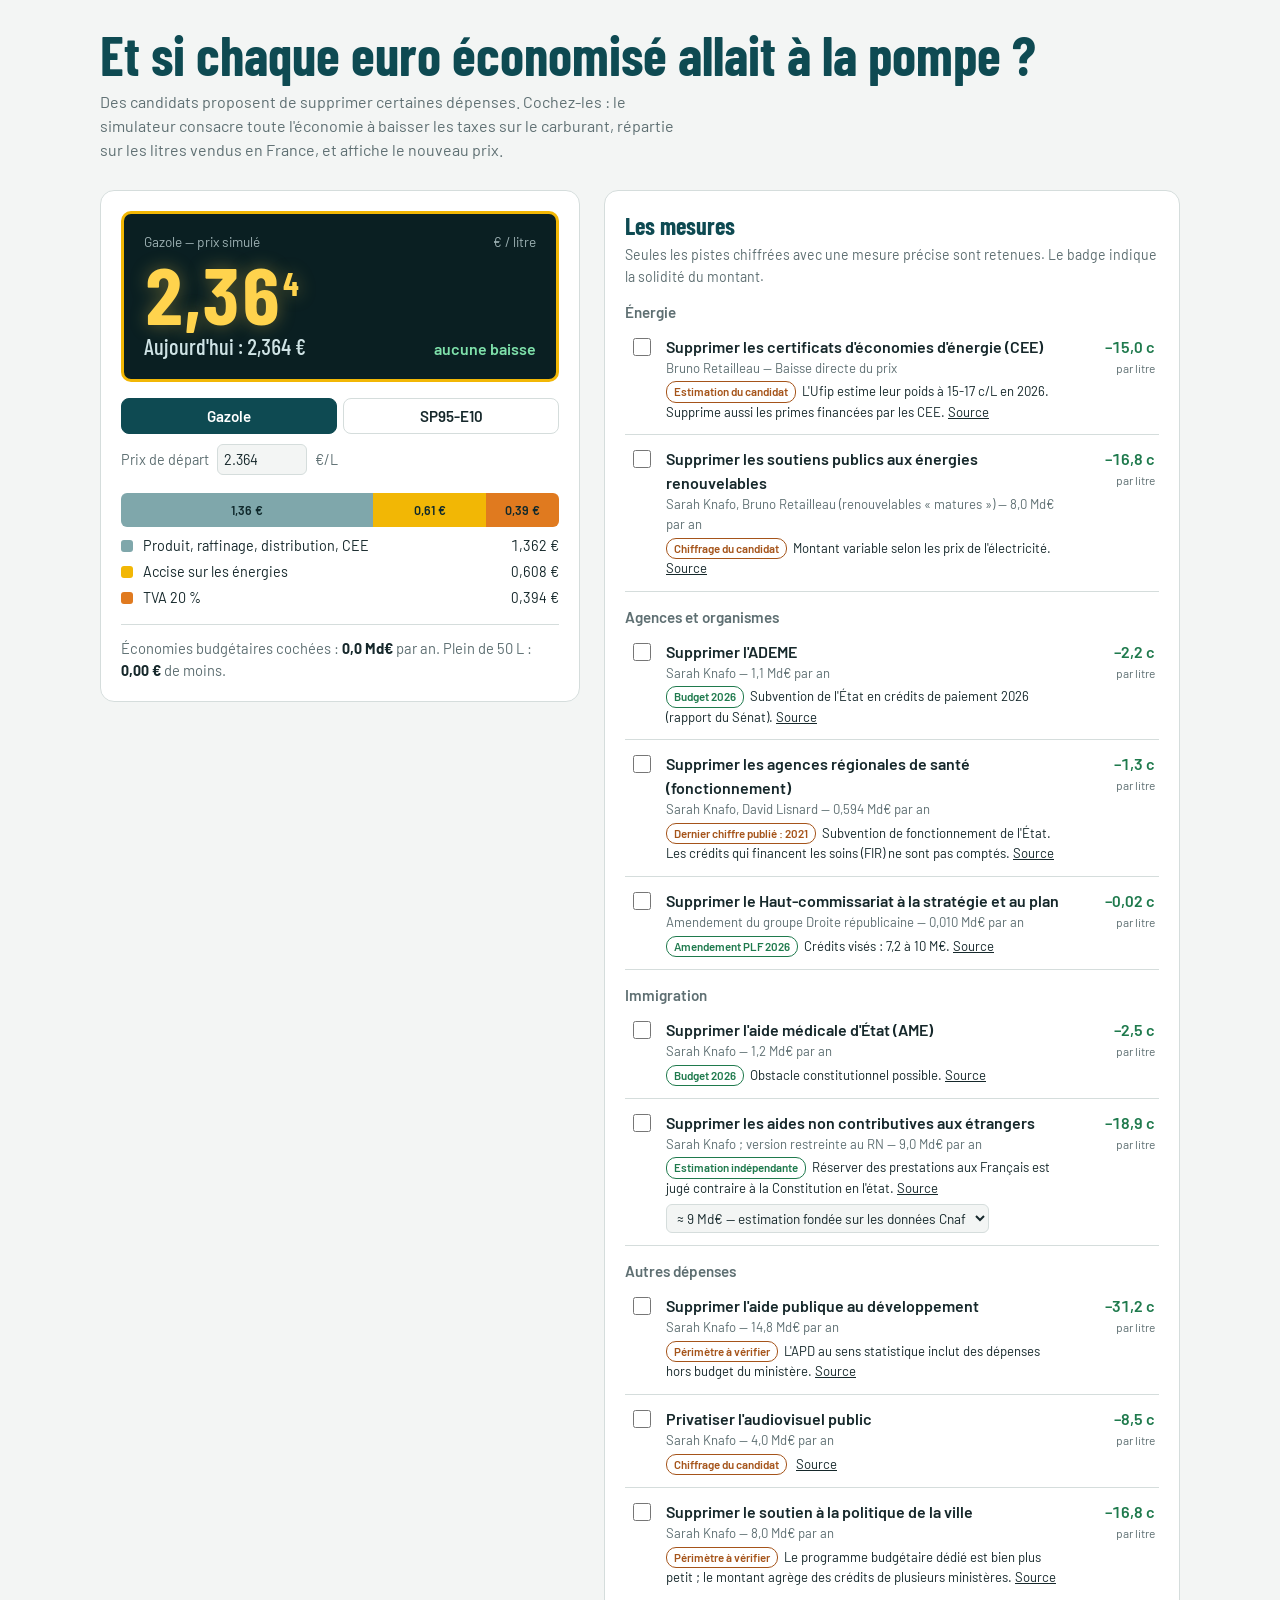
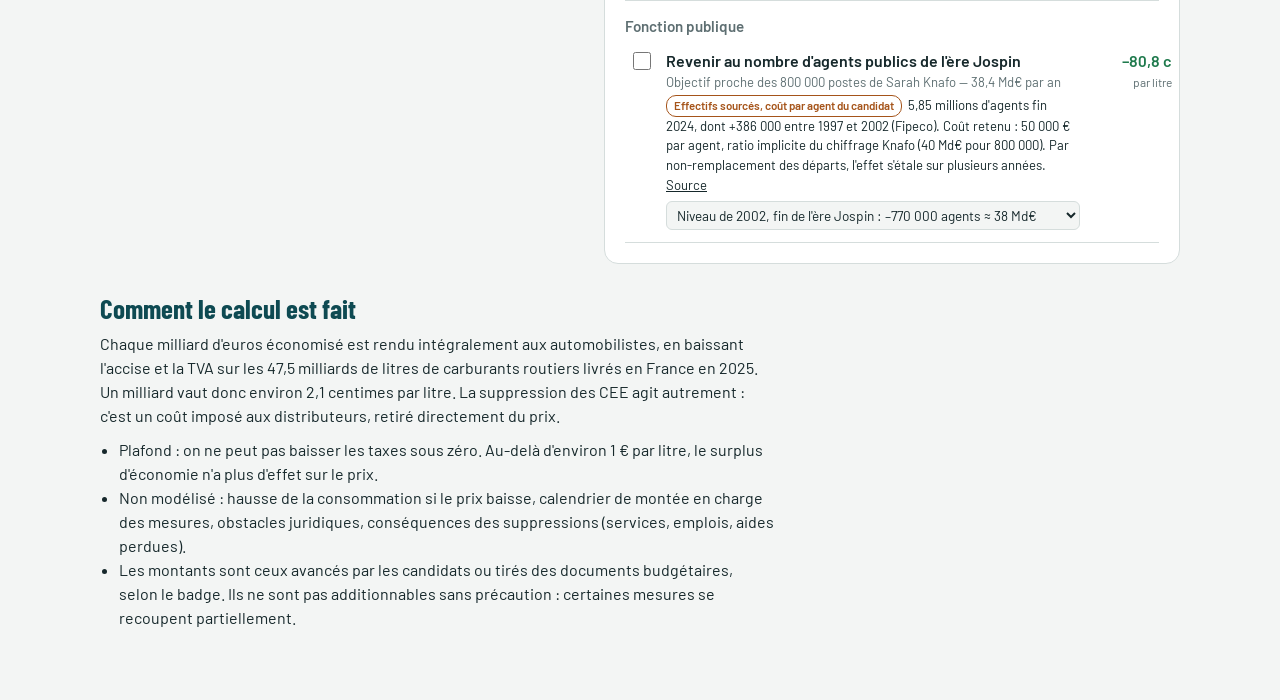
<file: docs/reference/simulateur_carburant.html>
<!DOCTYPE html>
<html lang="fr">
<head>
<meta charset="utf-8">
<meta name="viewport" content="width=device-width, initial-scale=1">
<title>Le litre sans… — simulateur taxes carburant</title>
<link rel="preconnect" href="https://fonts.googleapis.com">
<link rel="preconnect" href="https://fonts.gstatic.com" crossorigin>
<link href="https://fonts.googleapis.com/css2?family=Barlow+Condensed:wght@500;700&family=Barlow:wght@400;500;600&display=swap" rel="stylesheet">
<style>
:root{
  --bg:#F3F5F4; --surface:#FFFFFF; --ink:#16282B; --muted:#5E6F72; --line:#D5DDDC;
  --petrol:#0E4A52; --pump:#F2B705; --tva:#E07A1F; --ht:#7FA7AB; --good:#1F7A4D; --warn:#A5541A;
  --display:#0A1F22; --digits:#FFD34D;
}
@media (prefers-color-scheme: dark){
  :root:not([data-theme="light"]){
    --bg:#0F1A1C; --surface:#172527; --ink:#E6EEEE; --muted:#93A6A8; --line:#2A3B3E;
    --petrol:#5FB3BC; --ht:#4E7F84; --good:#4CC38A; --warn:#E8A06A; --display:#050D0E;
  }
}
:root[data-theme="dark"]{
  --bg:#0F1A1C; --surface:#172527; --ink:#E6EEEE; --muted:#93A6A8; --line:#2A3B3E;
  --petrol:#5FB3BC; --ht:#4E7F84; --good:#4CC38A; --warn:#E8A06A; --display:#050D0E;
}
*{box-sizing:border-box}
body{margin:0;background:var(--bg);color:var(--ink);font:16px/1.5 Barlow,system-ui,sans-serif}
.wrap{max-width:1120px;margin:0 auto;padding:28px 20px 60px}
h1{font:700 clamp(2.2rem,5vw,3.4rem)/1 "Barlow Condensed",Impact,sans-serif;margin:0 0 8px;color:var(--petrol)}
.lead{max-width:64ch;color:var(--muted);margin:0 0 28px}
.grid{display:grid;grid-template-columns:minmax(0,5fr) minmax(0,6fr);gap:24px;align-items:start}
@media (max-width:860px){.grid{grid-template-columns:1fr}}
.panel{background:var(--surface);border:1px solid var(--line);border-radius:14px;padding:20px}
.sticky{position:sticky;top:16px}
@media (max-width:860px){.sticky{position:static}}
.pump{background:var(--display);border-radius:10px;padding:18px 20px;color:#CFE3E5;border:3px solid var(--pump)}
.pump .row{display:flex;justify-content:space-between;align-items:baseline;gap:12px;flex-wrap:wrap}
.pump small{font-size:.85rem;opacity:.75}
.digits{font:700 clamp(3.4rem,9vw,5rem)/1 "Barlow Condensed",sans-serif;color:var(--digits);font-variant-numeric:tabular-nums;text-shadow:0 0 18px rgba(255,211,77,.35)}
.digits sup{font-size:.4em;vertical-align:.9em;margin-left:2px}
.was{font:500 1.4rem "Barlow Condensed",sans-serif;font-variant-numeric:tabular-nums}
.delta{font-weight:600;color:#7EE0AA}
.capnote{margin-top:10px;font-size:.85rem;color:var(--digits)}
.seg{display:flex;gap:6px;margin:16px 0 4px}
.seg button{flex:1;font:600 .95rem Barlow,sans-serif;padding:8px;border-radius:8px;border:1px solid var(--line);background:transparent;color:var(--ink);cursor:pointer}
.seg button[aria-pressed="true"]{background:var(--petrol);border-color:var(--petrol);color:#fff}
label.price{display:flex;align-items:center;gap:8px;font-size:.9rem;color:var(--muted);margin-top:10px}
label.price input,select{font:inherit;padding:4px 6px;border:1px solid var(--line);border-radius:6px;background:var(--bg);color:var(--ink)}
label.price input{width:90px}
.bar{display:flex;height:34px;border-radius:6px;overflow:hidden;margin:18px 0 8px}
.bar div{transition:flex-basis .35s ease;display:flex;align-items:center;justify-content:center;font-size:.78rem;font-weight:600;color:#10292C;white-space:nowrap;overflow:hidden}
.legend{display:grid;grid-template-columns:auto 1fr auto;gap:4px 10px;font-size:.9rem}
.sw{width:12px;height:12px;border-radius:3px;margin-top:5px}
.legend .v{font-variant-numeric:tabular-nums;text-align:right}
.total{margin-top:16px;border-top:1px solid var(--line);padding-top:12px;font-size:.92rem;color:var(--muted)}
.total b{color:var(--ink);font-variant-numeric:tabular-nums}
h2.list{font:700 1.5rem "Barlow Condensed",sans-serif;margin:0 0 4px;color:var(--petrol)}
.hint{font-size:.88rem;color:var(--muted);margin:0 0 10px}
.group{font:600 .95rem Barlow,sans-serif;margin:16px 0 2px;color:var(--muted)}
.item{display:grid;grid-template-columns:auto 1fr auto;gap:12px;align-items:start;padding:12px 4px;border-bottom:1px solid var(--line)}
.item input[type=checkbox]{width:18px;height:18px;margin-top:3px;accent-color:var(--petrol);cursor:pointer}
.item.on{background:color-mix(in srgb,var(--pump) 12%,transparent)}
.name{font-weight:600}
.by{font-size:.82rem;color:var(--muted)}
.note{font-size:.82rem;margin-top:3px}
.note a{color:inherit}
.badge{display:inline-block;font-size:.72rem;font-weight:600;padding:1px 7px;border-radius:10px;margin-right:6px;border:1px solid currentColor}
.b-ok{color:var(--good)} .b-warn{color:var(--warn)}
.gain{font-variant-numeric:tabular-nums;font-weight:600;color:var(--good);text-align:right;min-width:80px}
.gain span{display:block;font-size:.75rem;font-weight:400;color:var(--muted)}
.item select{margin-top:6px;max-width:100%;font-size:.85rem}
button:focus-visible,input:focus-visible,select:focus-visible{outline:3px solid var(--pump);outline-offset:2px}
.method{margin-top:28px}
.method h2{font:700 1.7rem "Barlow Condensed",sans-serif;margin:0 0 8px;color:var(--petrol)}
.method p,.method ul{max-width:75ch;margin:0 0 10px}
.method ul{padding-left:1.2em}
@media (prefers-reduced-motion:reduce){.bar div{transition:none}}
</style>
</head>
<body>
<div class="wrap">
  <h1>Et si chaque euro économisé allait à la pompe ?</h1>
  <p class="lead">Des candidats proposent de supprimer certaines dépenses. Cochez-les : le simulateur consacre toute l'économie à baisser les taxes sur le carburant, répartie sur les litres vendus en France, et affiche le nouveau prix.</p>

  <div class="grid">
    <section class="panel sticky" aria-label="Prix simulé">
      <div class="pump" aria-live="polite">
        <div class="row"><small id="fuelLabel">Gazole — prix simulé</small><small>€ / litre</small></div>
        <div class="digits" id="newPrice"></div>
        <div class="row">
          <div class="was">Aujourd'hui : <span id="oldPrice"></span></div>
          <div class="delta" id="delta"></div>
        </div>
        <div class="capnote" id="cap" hidden></div>
      </div>
      <div class="seg" role="group" aria-label="Carburant">
        <button type="button" data-fuel="gazole" aria-pressed="true">Gazole</button>
        <button type="button" data-fuel="e10" aria-pressed="false">SP95-E10</button>
      </div>
      <label class="price">Prix de départ
        <input id="priceInput" type="number" step="0.001" min="0.5" max="5" value="2.364"> €/L
      </label>
      <div class="bar" aria-hidden="true">
        <div id="bHT" style="background:var(--ht)"></div>
        <div id="bAcc" style="background:var(--pump)"></div>
        <div id="bTVA" style="background:var(--tva)"></div>
      </div>
      <div class="legend">
        <span class="sw" style="background:var(--ht)"></span><span>Produit, raffinage, distribution, CEE</span><span class="v" id="lHT"></span>
        <span class="sw" style="background:var(--pump)"></span><span>Accise sur les énergies</span><span class="v" id="lAcc"></span>
        <span class="sw" style="background:var(--tva)"></span><span>TVA 20 %</span><span class="v" id="lTVA"></span>
      </div>
      <div class="total" id="total"></div>
    </section>

    <section class="panel" aria-label="Mesures">
      <h2 class="list">Les mesures</h2>
      <p class="hint">Seules les pistes chiffrées avec une mesure précise sont retenues. Le badge indique la solidité du montant.</p>
      <div id="list"></div>
    </section>
  </div>

  <section class="method">
    <h2>Comment le calcul est fait</h2>
    <p>Chaque milliard d'euros économisé est rendu intégralement aux automobilistes, en baissant l'accise et la TVA sur les 47,5 milliards de litres de carburants routiers livrés en France en 2025. Un milliard vaut donc environ 2,1 centimes par litre. La suppression des CEE agit autrement : c'est un coût imposé aux distributeurs, retiré directement du prix.</p>
    <ul>
      <li>Plafond : on ne peut pas baisser les taxes sous zéro. Au-delà d'environ 1 € par litre, le surplus d'économie n'a plus d'effet sur le prix.</li>
      <li>Non modélisé : hausse de la consommation si le prix baisse, calendrier de montée en charge des mesures, obstacles juridiques, conséquences des suppressions (services, emplois, aides perdues).</li>
      <li>Les montants sont ceux avancés par les candidats ou tirés des documents budgétaires, selon le badge. Ils ne sont pas additionnables sans précaution : certaines mesures se recoupent partiellement.</li>
    </ul>
  </section>
</div>

<script>
const LITRES_MD = 47.5; // milliards de litres livrés en 2025 (CPDP / Ufip)
const FUELS = {
  gazole: { label:"Gazole", price:2.364, excise:0.6075 },
  e10:    { label:"SP95-E10", price:2.150, excise:0.6702 }
};
// kind "budget" : économie en Md€ ; kind "direct" : baisse du prix TTC en €/L
const MEASURES = [
  { group:"Énergie", id:"cee", kind:"direct", name:"Supprimer les certificats d'économies d'énergie (CEE)", by:"Bruno Retailleau",
    value:0.15, badge:["warn","Estimation du candidat"], note:"L'Ufip estime leur poids à 15-17 c/L en 2026. Supprime aussi les primes financées par les CEE.",
    src:"https://www.publicsenat.fr/actualites/politique/logement-bruno-retailleau-propose-de-deduire-de-l-imot-les-interets-d-emprunt-pour-un-pret-immobilier-en-fonction-du-nombre-d-enfants" },
  { group:"Énergie", id:"enr", kind:"budget", name:"Supprimer les soutiens publics aux énergies renouvelables", by:"Sarah Knafo, Bruno Retailleau (renouvelables « matures »)",
    value:7.983, badge:["warn","Chiffrage du candidat"], note:"Montant variable selon les prix de l'électricité.",
    src:"https://www.bvoltaire.fr/budget-2026-sarah-knafo-detaille-63-milliards-deuros-deconomies/" },
  { group:"Agences et organismes", id:"ademe", kind:"budget", name:"Supprimer l'ADEME", by:"Sarah Knafo",
    value:1.06, badge:["ok","Budget 2026"], note:"Subvention de l'État en crédits de paiement 2026 (rapport du Sénat).",
    src:"https://www.senat.fr/rap/l25-139-310-1/l25-139-310-111.html" },
  { group:"Agences et organismes", id:"ars", kind:"budget", name:"Supprimer les agences régionales de santé (fonctionnement)", by:"Sarah Knafo, David Lisnard",
    value:0.594, badge:["warn","Dernier chiffre publié : 2021"], note:"Subvention de fonctionnement de l'État. Les crédits qui financent les soins (FIR) ne sont pas comptés.",
    src:"https://www.budget.gouv.fr/files/uploads/extract/2021/PLF/BG/PGM/124/FR_2021_PLF_BG_PGM_124_OPE.html" },
  { group:"Agences et organismes", id:"hcsp", kind:"budget", name:"Supprimer le Haut-commissariat à la stratégie et au plan", by:"Amendement du groupe Droite républicaine",
    value:0.010, badge:["ok","Amendement PLF 2026"], note:"Crédits visés : 7,2 à 10 M€.",
    src:"https://www.assemblee-nationale.fr/dyn/17/amendements/2247/AN/3381.pdf" },
  { group:"Immigration", id:"ame", kind:"budget", name:"Supprimer l'aide médicale d'État (AME)", by:"Sarah Knafo",
    value:1.208, badge:["ok","Budget 2026"], note:"Obstacle constitutionnel possible.",
    src:"https://www.assemblee-nationale.fr/dyn/17/amendements/1906C/CION_FIN/CF1164.pdf" },
  { group:"Immigration", id:"pnc", kind:"budget", name:"Supprimer les aides non contributives aux étrangers", by:"Sarah Knafo ; version restreinte au RN",
    variants:[
      { value:9, label:"≈ 9 Md€ — estimation fondée sur les données Cnaf", badge:["ok","Estimation indépendante"] },
      { value:17.5, label:"15 à 20 Md€ — chiffrage Knafo (contesté)", badge:["warn","Chiffrage du candidat"] },
      { value:6.1, label:"6,1 Md€ — version RN (moins de 5 ans de travail)", badge:["warn","Chiffrage du parti"] }
    ], note:"Réserver des prestations aux Français est jugé contraire à la Constitution en l'état.",
    src:"https://lessurligneurs.eu/prestations-sociales-ame-energies-renouvelables-pourquoi-les-mesures-deconomies-de-sarah-knafo-sont-juridiquement-incertaines/" },
  { group:"Autres dépenses", id:"apd", kind:"budget", name:"Supprimer l'aide publique au développement", by:"Sarah Knafo",
    value:14.827, badge:["warn","Périmètre à vérifier"], note:"L'APD au sens statistique inclut des dépenses hors budget du ministère.",
    src:"https://www.bvoltaire.fr/budget-2026-sarah-knafo-detaille-63-milliards-deuros-deconomies/" },
  { group:"Autres dépenses", id:"av", kind:"budget", name:"Privatiser l'audiovisuel public", by:"Sarah Knafo",
    value:4.029, badge:["warn","Chiffrage du candidat"], note:"",
    src:"https://www.bvoltaire.fr/budget-2026-sarah-knafo-detaille-63-milliards-deuros-deconomies/" },
  { group:"Autres dépenses", id:"ville", kind:"budget", name:"Supprimer le soutien à la politique de la ville", by:"Sarah Knafo",
    value:7.971, badge:["warn","Périmètre à vérifier"], note:"Le programme budgétaire dédié est bien plus petit ; le montant agrège des crédits de plusieurs ministères.",
    src:"https://www.bvoltaire.fr/budget-2026-sarah-knafo-detaille-63-milliards-deuros-deconomies/" },
  { group:"Fonction publique", id:"fp", kind:"budget", name:"Revenir au nombre d'agents publics de l'ère Jospin", by:"Objectif proche des 800 000 postes de Sarah Knafo",
    variants:[
      { value:38.4, label:"Niveau de 2002, fin de l'ère Jospin : –770 000 agents ≈ 38 Md€", badge:["warn","Effectifs sourcés, coût par agent du candidat"] },
      { value:57.7, label:"Niveau de 1997, début de l'ère Jospin : –1 150 000 agents ≈ 58 Md€", badge:["warn","Effectifs sourcés, coût par agent du candidat"] }
    ], note:"5,85 millions d'agents fin 2024, dont +386 000 entre 1997 et 2002 (Fipeco). Coût retenu : 50 000 € par agent, ratio implicite du chiffrage Knafo (40 Md€ pour 800 000). Par non-remplacement des départs, l'effet s'étale sur plusieurs années.",
    src:"https://www.fipeco.fr/commentaire/Les%20effectifs%20de%20la%20fonction%20publique%20de%201997%20%C3%A0%202024" }
];

const state = { fuel:"gazole", price:FUELS.gazole.price, on:new Set(), variant:{ pnc:0, fp:0 } };
const $ = s => document.querySelector(s);
const fmt = (n,d=3) => n.toLocaleString("fr-FR",{minimumFractionDigits:d,maximumFractionDigits:d});
const cents = v => { const c = v*100; return fmt(c, c < 1 ? 2 : 1); };
const measureValue = m => m.variants ? m.variants[state.variant[m.id]].value : m.value;
const measureBadge = m => m.variants ? m.variants[state.variant[m.id]].badge : m.badge;
const perLitre = m => m.kind === "direct" ? measureValue(m) : measureValue(m) / LITRES_MD;

function compute(){
  const f = FUELS[state.fuel];
  const htBase = Math.max(0, state.price/1.2 - f.excise);
  let direct = 0, budgetMd = 0;
  MEASURES.filter(m => state.on.has(m.id)).forEach(m => m.kind === "direct" ? direct += m.value : budgetMd += measureValue(m));
  const ht = Math.max(0, htBase - direct/1.2);
  const excise = f.excise, tva = 0.2*(ht + excise), tax = excise + tva;
  const budgetCut = budgetMd / LITRES_MD;
  const cut = Math.min(tax, budgetCut);
  const k = tax > 0 ? (tax - cut)/tax : 0;
  const unused = Math.max(0, budgetCut - tax) * LITRES_MD;
  return { ht, acc:excise*k, tva:tva*k, price: ht + (tax-cut), budgetMd, unused };
}

function renderList(){
  let html = "", g = "";
  MEASURES.forEach(m => {
    if (m.group !== g){ g = m.group; html += `<div class="group">${g}</div>`; }
    const b = measureBadge(m), v = perLitre(m), on = state.on.has(m.id);
    const amount = m.kind === "direct" ? "Baisse directe du prix" : `${fmt(measureValue(m), measureValue(m) < 1 ? 3 : 1)} Md€ par an`;
    const sel = m.variants ? `<select data-variant="${m.id}" aria-label="Chiffrage retenu">${m.variants.map((x,i)=>`<option value="${i}" ${i===state.variant[m.id]?"selected":""}>${x.label}</option>`).join("")}</select>` : "";
    html += `<div class="item ${on?"on":""}">
      <input type="checkbox" id="c-${m.id}" data-id="${m.id}" ${on?"checked":""}>
      <div><label for="c-${m.id}" class="name">${m.name}</label>
        <div class="by">${m.by} — ${amount}</div>
        <div class="note"><span class="badge b-${b[0]}">${b[1]}</span>${m.note} <a href="${m.src}" target="_blank" rel="noopener">Source</a></div>
        ${sel}</div>
      <div class="gain">–${cents(v)} c<span>par litre</span></div>
    </div>`;
  });
  $("#list").innerHTML = html;
}

function render(){
  const f = FUELS[state.fuel], r = compute();
  const s = fmt(r.price);
  $("#newPrice").innerHTML = `${s.slice(0,-1)}<sup>${s.slice(-1)}</sup>`;
  $("#oldPrice").textContent = `${fmt(state.price)} €`;
  $("#fuelLabel").textContent = `${f.label} — prix simulé`;
  const d = state.price - r.price;
  $("#delta").textContent = d > 0.00005 ? `–${cents(d)} c / litre` : "aucune baisse";
  $("#cap").hidden = r.unused <= 0.01;
  $("#cap").textContent = `Taxes à zéro : ${fmt(r.unused,1)} Md€ d'économies n'ont plus d'effet sur le litre.`;
  [["#bHT",r.ht,"#lHT"],["#bAcc",r.acc,"#lAcc"],["#bTVA",r.tva,"#lTVA"]].forEach(([b,v,l]) => {
    $(b).style.flexBasis = (r.price ? v/r.price*100 : 0) + "%";
    $(b).textContent = r.price && v/r.price > .12 ? fmt(v,2) + " €" : "";
    $(l).textContent = fmt(v) + " €";
  });
  $("#total").innerHTML = `Économies budgétaires cochées : <b>${fmt(r.budgetMd,1)} Md€</b> par an. Plein de 50 L : <b>${fmt(d*50,2)} €</b> de moins.`;
  renderList();
}

document.querySelectorAll(".seg button").forEach(b => b.addEventListener("click", () => {
  state.fuel = b.dataset.fuel; state.price = FUELS[state.fuel].price;
  $("#priceInput").value = state.price;
  document.querySelectorAll(".seg button").forEach(x => x.setAttribute("aria-pressed", x === b));
  render();
}));
$("#priceInput").addEventListener("input", e => {
  const v = parseFloat(e.target.value);
  if (v > FUELS[state.fuel].excise * 1.2) { state.price = v; render(); }
});
$("#list").addEventListener("change", e => {
  if (e.target.dataset.id){ e.target.checked ? state.on.add(e.target.dataset.id) : state.on.delete(e.target.dataset.id); }
  if (e.target.dataset.variant){ state.variant[e.target.dataset.variant] = +e.target.value; }
  render();
});
render();
</script>
</body>
</html>
</file>
